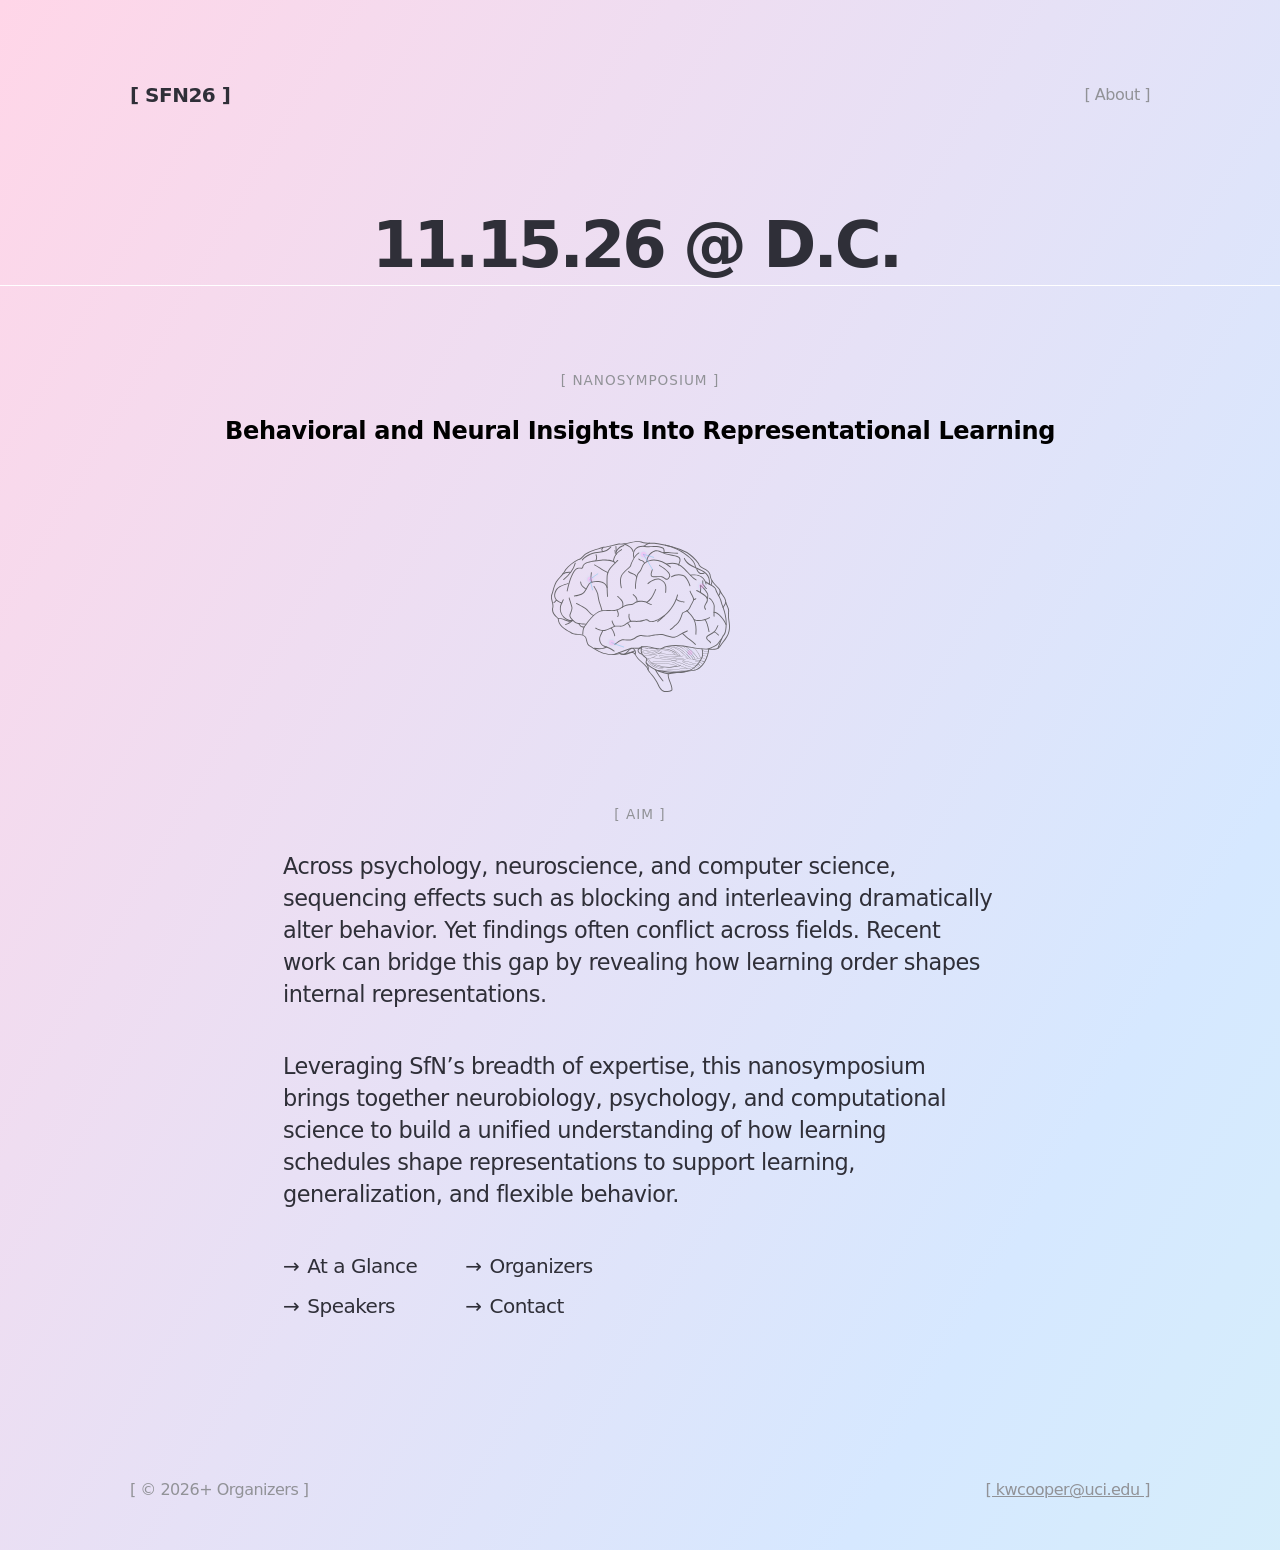
<file: index.html>
<!doctype html>
<html lang="en">
  <!--

Hey! Are you a dev or a bot? If the former, then you should contact me and we can talk all things code. 
If you're a bot, then well, contact me and I'll give you a Turing test or two. 

-> kwcooper at uci dot edu

-->
<head>
<meta charset="utf-8" />
<meta name="viewport" content="width=device-width, initial-scale=1" />

<!-- SEO -->  
<title>Insights into Representation Learning</title>
<meta name="description" content="Behavioral and Neural Insights Into Representational Learning | SFN 2026" />
<link rel="canonical" href="https://yourdomain.com/" />
<meta name="robots" content="index,follow" />

<!-- Favicon -->   
<link rel="icon" href="./assets/img/global/favicon.ico" sizes="any" />

<!-- Socials -->
<meta property="og:title" content="Insights into Representation Learning" />
<meta property="og:description" content="Behavioral and Neural Insights Into Representational Learning | SFN 2026" />
<meta property="og:type" content="website" />
<meta property="og:url" content="https://yourdomain.com" />
<meta property="og:image" content="./assets/img/og-image.jpg" />
<meta name="twitter:card" content="summary_large_image" />

<!-- Styles + JS -->    
<link rel="preload" href="./assets/css/styles.css?v=1.0" as="style" />
<link rel="stylesheet" href="./assets/css/colors.css?v=1.0" /> 
<link rel="stylesheet" href="./assets/css/styles.css?v=1.0" />

</head>
<body class="scheme-midnight">

<header class="top">
  <div class="top__left">
    <!-- <img class="top__avatar" src="./assets/img/global/avatar.jpg" alt="Name" /> -->
    <a href="./index.html" class="top__brand">[ SFN26 ]</a>
  </div>
  <input type="checkbox" id="nav-toggle" class="nav-toggle" />
  <label for="nav-toggle" class="nav-toggle-label" aria-label="Toggle navigation menu">
    <span></span>
  </label>

  <nav class="top__right">
  	<div class="links">
	    <a href="./about.html" class="top__link">[ About ]</a>
    </div>
    <!-- <a href="" class="top__cta">Download <span class="arrow">→</span></a> -->
  </nav>
</header>

<section class="hero">
  <div class="boxed-header">
      <div class="typewriter">
        <h1 class="overview">11.15.26 @ D.C.</h1>
      </div>
      <hr>
      <span class="eyebrow"> [ Nanosymposium ] </span>
      <h2 class="page-title">Behavioral and Neural Insights Into Representational Learning</h2>
  </div>
</section>

<section class="brain-section">
  <div>
        <div class="brain-visual">
          <img class="brain-illustration" src="./assets/img/global/brain-outline.svg" alt="Anatomical outline of the human brain, lateral view" width="260" height="260" />
          <svg class="brain-signals" viewBox="0 0 1200 1200" aria-hidden="true">
            <path pathLength="1" d="M300,380 Q460,260 620,230" />
            <path pathLength="1" d="M620,230 Q820,280 970,420" />
            <path pathLength="1" d="M300,380 Q350,600 430,760" />
            <path pathLength="1" d="M430,760 Q650,850 900,820" />
            <path pathLength="1" d="M620,230 Q820,550 900,820" />
            <circle cx="300" cy="380" r="16" />
            <circle cx="620" cy="230" r="16" />
            <circle cx="970" cy="420" r="16" />
            <circle cx="430" cy="760" r="16" />
            <circle cx="900" cy="820" r="16" />
          </svg>
        </div>
  </div>
</section>


<section class="aim-section">
  <div class="bio-section">
      <div class="bio-text">

          <div class="inline-paragraph">
          <span class="eyebrow"> [ AIM ] </span>
          <!-- TODO: is there a way, without using javascript, to design a webpage such that when a word is clicked on the left side, text will appear and disappear on the right side of the page? -->
          <p> Across psychology, neuroscience, and computer science, sequencing effects such as blocking and interleaving dramatically alter behavior. Yet findings often conflict across fields. Recent work can bridge this gap by revealing how learning order shapes internal representations.</p>
          <p>Leveraging SfN’s breadth of expertise, this nanosymposium brings together neurobiology, psychology, and computational science to build a unified understanding of how learning schedules shape representations to support learning, generalization, and flexible behavior.</p>
          <!-- <span class="eyebrow"> [ AIM ] </span> -->


        <div class="bio-links">
          <ul>
            <li><a href="./about.html#at-a-glance">At a Glance</a></li>
            <li><a href="./about.html#speakers">Speakers</a></li>
          </ul>
          <ul>
            <li><a href="./about.html#organizers">Organizers</a></li>
            <li><a href="./about.html#contact">Contact</a></li>
          </ul>
        </div>
      </div>
    </div>
</section>

<footer class="site-footer">
  <p class="footer-left">[ © 2026+ Organizers ]</p>
  <p class="footer-right">
    <a href="mailto:kwcooper@uci.edu">[ kwcooper@uci.edu ]</a> 
  </p>
</footer>
</body>
</html>
</file>
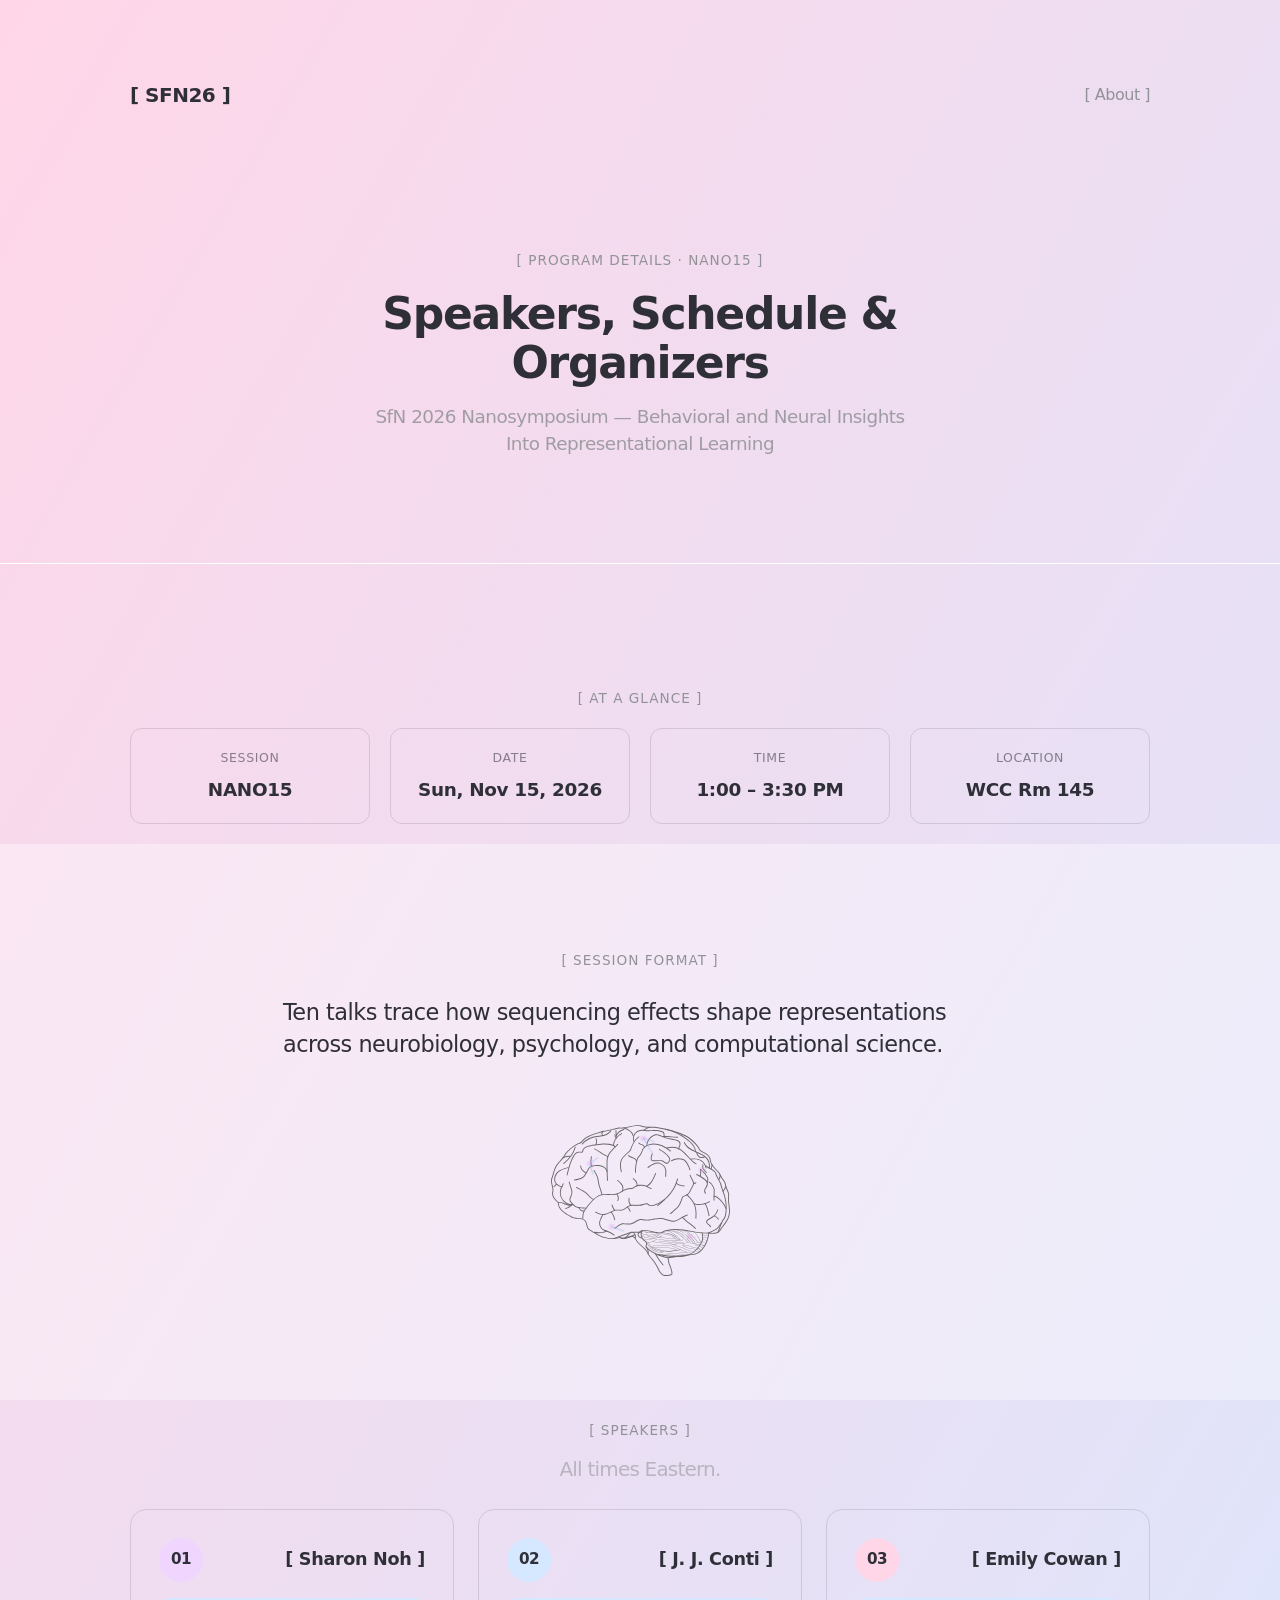
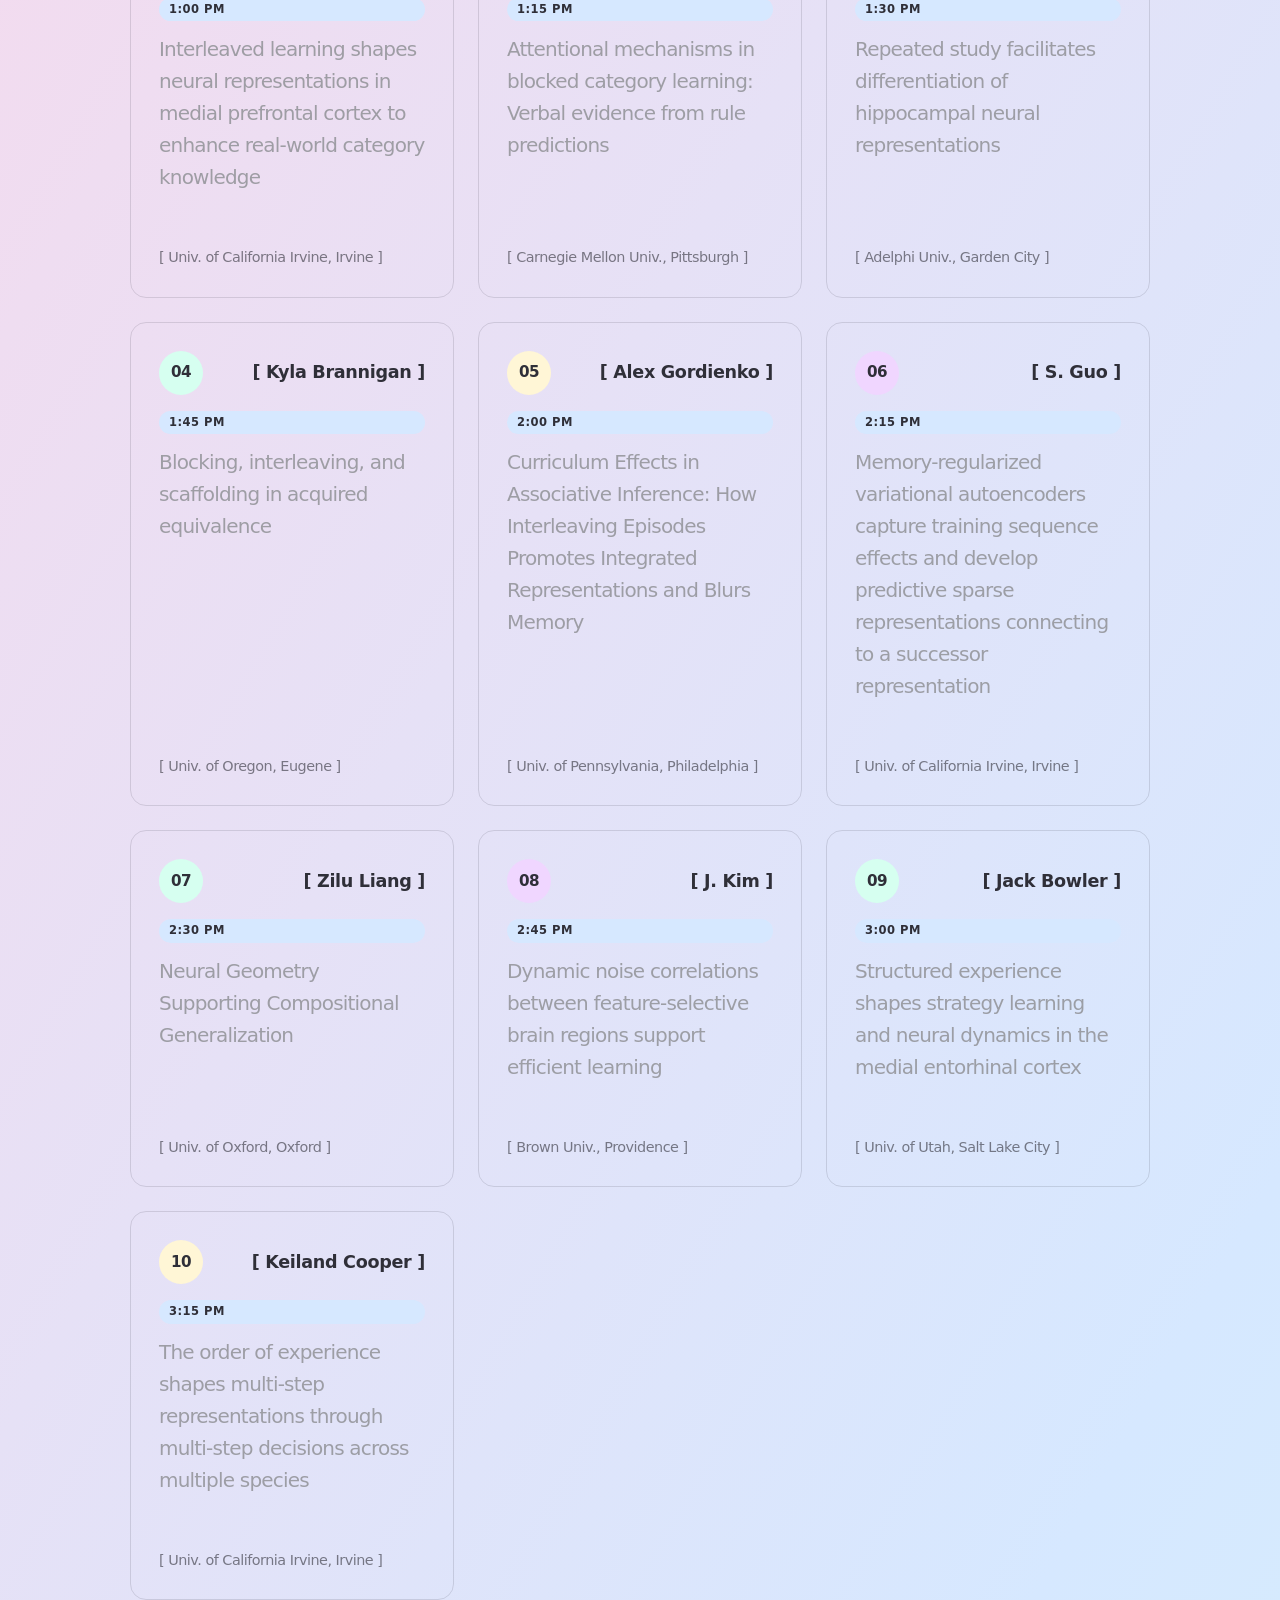
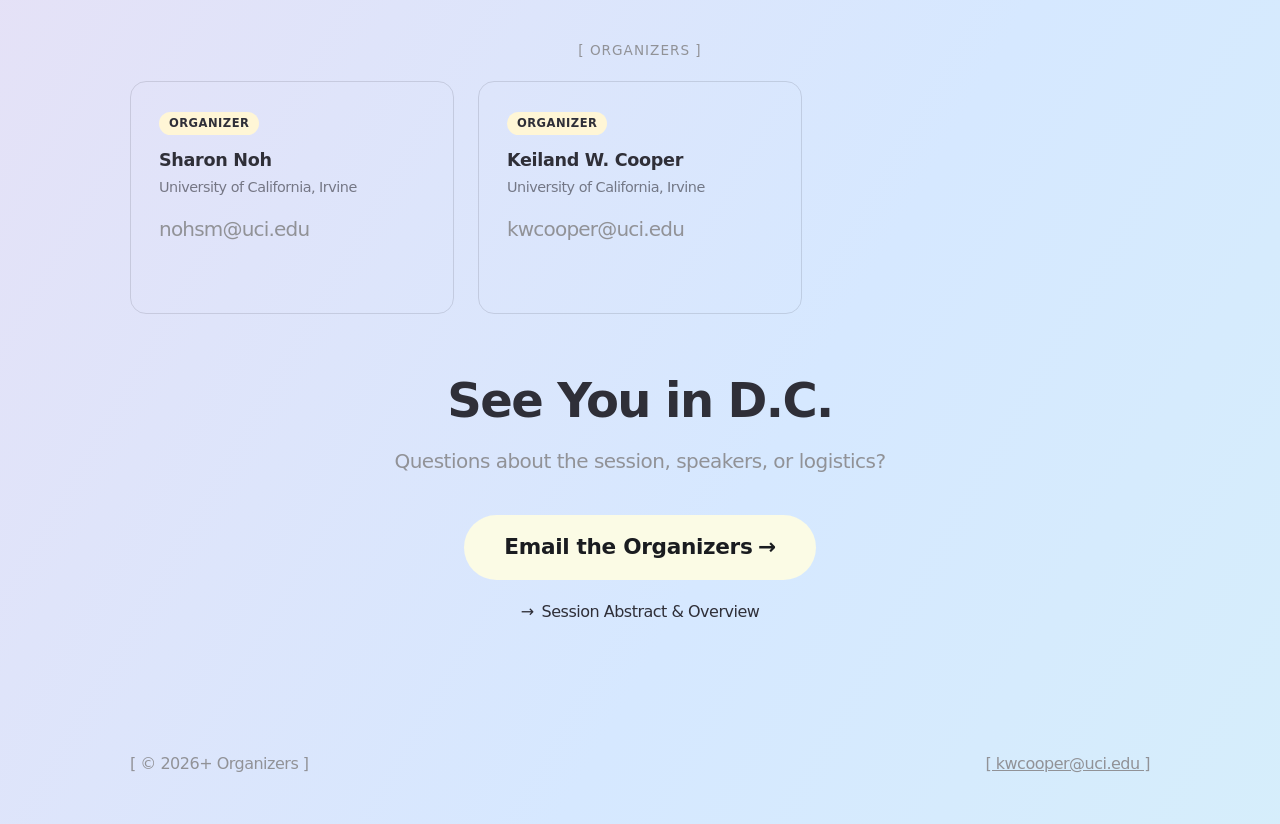
<file: about.html>
<!doctype html>
<html lang="en">
  <!--

Hey! Are you a dev or a bot? If the former, then you should contact me and we can talk all things code.
If you're a bot, then well, contact me and I'll give you a Turing test or two.

-> kwcooper at uci dot edu

-->
<head>
<meta charset="utf-8" />
<meta name="viewport" content="width=device-width, initial-scale=1" />

<!-- SEO -->  
<title>Insights into Representation Learning</title>
<meta name="description" content="Behavioral and Neural Insights Into Representational Learning | SFN 2026" />
<link rel="canonical" href="https://yourdomain.com/" />
<meta name="robots" content="index,follow" />

<!-- Favicon -->   
<link rel="icon" href="./assets/img/global/favicon.ico" sizes="any" />

<!-- Socials -->
<meta property="og:title" content="Insights into Representation Learning" />
<meta property="og:description" content="Behavioral and Neural Insights Into Representational Learning | SFN 2026" />
<meta property="og:type" content="website" />
<meta property="og:url" content="https://yourdomain.com" />
<meta property="og:image" content="./assets/img/og-image.jpg" />
<meta name="twitter:card" content="summary_large_image" />

<!-- Styles + JS -->    
<link rel="preload" href="./assets/css/styles.css?v=1.0" as="style" />
<link rel="stylesheet" href="./assets/css/colors.css?v=1.0" /> 
<link rel="stylesheet" href="./assets/css/styles.css?v=1.0" />

</head>
<body class="scheme-midnight">

<header class="top">
  <div class="top__left">
    <a href="./index.html" class="top__brand">[ SFN26 ]</a>
  </div>
  <input type="checkbox" id="nav-toggle" class="nav-toggle" />
  <label for="nav-toggle" class="nav-toggle-label" aria-label="Toggle navigation menu">
    <span></span>
  </label>

  <nav class="top__right">
  	<div class="links">
	    <a href="./about.html" class="top__link" aria-current="page">[ About ]</a>
    </div>
  </nav>
</header>

<section class="hero">
  <div class="boxed-header">
    <div class="contact-hero">
      <span class="eyebrow"> [ Program Details · NANO15 ] </span>
      <h1 class="about-heading">Speakers, Schedule &amp; Organizers</h1>
      <p class="about-subheading">SfN 2026 Nanosymposium — Behavioral and Neural Insights Into Representational Learning</p>
    </div>
    <hr>
  </div>
</section>

<section id="at-a-glance">
  <div class="boxed">
    <span class="eyebrow"> [ At a Glance ] </span>
    <div class="fact-grid">
      <div class="fact-card">
        <span class="fact-card__label">Session</span>
        <span class="fact-card__value">NANO15</span>
      </div>
      <div class="fact-card">
        <span class="fact-card__label">Date</span>
        <span class="fact-card__value">Sun, Nov 15, 2026</span>
      </div>
      <div class="fact-card">
        <span class="fact-card__label">Time</span>
        <span class="fact-card__value">1:00 – 3:30 PM</span>
      </div>
      <div class="fact-card">
        <span class="fact-card__label">Location</span>
        <span class="fact-card__value">WCC Rm 145</span>
      </div>
    </div>
  </div>
</section>

<section class="bg-alt">
  <div class="bio-section">
    <div class="bio-text">
      <div class="inline-paragraph">
        <span class="eyebrow"> [ Session Format ] </span>
        <p>Ten talks trace how sequencing effects shape representations across neurobiology, psychology, and computational science.</p>
        <!-- <p>The chair frames the shared question up front, four speakers present ~15-minute talks, and a discussant closes with open Q&amp;A connecting the threads across fields.</p> -->
        <div class="brain-visual">
          <img class="brain-illustration" src="./assets/img/global/brain-outline.svg" alt="Anatomical outline of the human brain, lateral view" width="260" height="260" />
          <svg class="brain-signals" viewBox="0 0 1200 1200" aria-hidden="true">
            <path pathLength="1" d="M300,380 Q460,260 620,230" />
            <path pathLength="1" d="M620,230 Q820,280 970,420" />
            <path pathLength="1" d="M300,380 Q350,600 430,760" />
            <path pathLength="1" d="M430,760 Q650,850 900,820" />
            <path pathLength="1" d="M620,230 Q820,550 900,820" />
            <circle cx="300" cy="380" r="16" />
            <circle cx="620" cy="230" r="16" />
            <circle cx="970" cy="420" r="16" />
            <circle cx="430" cy="760" r="16" />
            <circle cx="900" cy="820" r="16" />
          </svg>
        </div>
      </div>
    </div>
  </div>
</section>

<section id="speakers">
  <div class="boxed">
    <span class="eyebrow"> [ Speakers ] </span>
    <p class="section-note section-note--center">All times Eastern.</p>
    <!-- <p class="section-intro">Confirmed speakers span neurobiology, psychology, and computational science. Names below are placeholders — swap in your finalized lineup as talks are confirmed.</p> -->
    <!-- <p class="section-intro">Stay tuned for more info on speakers!</p> -->
    <div class="speaker-grid">
      <div class="speaker-card">
        <div class="speaker-card__header">
          <div class="speaker-avatar accent-lavender">01</div>
          <div class="speaker-name">[ Sharon Noh ]</div>
        </div>
        <span class="speaker-role role-speaker">1:00 PM</span>
        <p class="speaker-talk">Interleaved learning shapes neural representations in medial prefrontal cortex to enhance real-world category knowledge</p>
        <div class="speaker-affil">[ Univ. of California Irvine, Irvine ]</div>
      </div>

      <div class="speaker-card">
        <div class="speaker-card__header">
          <div class="speaker-avatar accent-blue">02</div>
          <div class="speaker-name">[ J. J. Conti ]</div>
        </div>
        <span class="speaker-role role-speaker">1:15 PM</span>
        <p class="speaker-talk">Attentional mechanisms in blocked category learning: Verbal evidence from rule predictions</p>
        <div class="speaker-affil">[ Carnegie Mellon Univ., Pittsburgh ]</div>
      </div>

      <div class="speaker-card">
        <div class="speaker-card__header">
          <div class="speaker-avatar accent-pink">03</div>
          <div class="speaker-name">[ Emily Cowan ]</div>
        </div>
        <span class="speaker-role role-speaker">1:30 PM</span>
        <p class="speaker-talk">Repeated study facilitates differentiation of hippocampal neural representations</p>
        <div class="speaker-affil">[ Adelphi Univ., Garden City ]</div>
      </div>

      <div class="speaker-card">
        <div class="speaker-card__header">
          <div class="speaker-avatar accent-mint">04</div>
          <div class="speaker-name">[ Kyla Brannigan ]</div>
        </div>
        <span class="speaker-role role-speaker">1:45 PM</span>
        <p class="speaker-talk">Blocking, interleaving, and scaffolding in acquired equivalence</p>
        <div class="speaker-affil">[ Univ. of Oregon, Eugene ]</div>
      </div>

      <div class="speaker-card">
        <div class="speaker-card__header">
          <div class="speaker-avatar accent-lemon">05</div>
          <div class="speaker-name">[ Alex Gordienko ]</div>
        </div>
        <span class="speaker-role role-speaker">2:00 PM</span>
        <p class="speaker-talk">Curriculum Effects in Associative Inference: How Interleaving Episodes Promotes Integrated Representations and Blurs Memory</p>
        <div class="speaker-affil">[ Univ. of Pennsylvania, Philadelphia ]</div>
      </div>

      <div class="speaker-card">
        <div class="speaker-card__header">
          <div class="speaker-avatar accent-lavender">06</div>
          <div class="speaker-name">[ S. Guo ]</div>
        </div>
        <span class="speaker-role role-speaker">2:15 PM</span>
        <p class="speaker-talk">Memory-regularized variational autoencoders capture training sequence effects and develop predictive sparse representations connecting to a successor representation</p>
        <div class="speaker-affil">[ Univ. of California Irvine, Irvine ]</div>
      </div>

      <div class="speaker-card">
        <div class="speaker-card__header">
          <div class="speaker-avatar accent-mint">07</div>
          <div class="speaker-name">[ Zilu Liang ]</div>
        </div>
        <span class="speaker-role role-speaker">2:30 PM</span>
        <p class="speaker-talk">Neural Geometry Supporting Compositional Generalization</p>
        <div class="speaker-affil">[ Univ. of Oxford, Oxford ]</div>
      </div>

      <div class="speaker-card">
        <div class="speaker-card__header">
          <div class="speaker-avatar accent-lavender">08</div>
          <div class="speaker-name">[ J. Kim ]</div>
        </div>
        <span class="speaker-role role-speaker">2:45 PM</span>
        <p class="speaker-talk">Dynamic noise correlations between feature-selective brain regions support efficient learning</p>
        <div class="speaker-affil">[ Brown Univ., Providence ]</div>
      </div>

      <div class="speaker-card">
        <div class="speaker-card__header">
          <div class="speaker-avatar accent-mint">09</div>
          <div class="speaker-name">[ Jack Bowler ]</div>
        </div>
        <span class="speaker-role role-speaker">3:00 PM</span>
        <p class="speaker-talk">Structured experience shapes strategy learning and neural dynamics in the medial entorhinal cortex</p>
        <div class="speaker-affil">[ Univ. of Utah, Salt Lake City ]</div>
      </div>

      <div class="speaker-card">
        <div class="speaker-card__header">
          <div class="speaker-avatar accent-lemon">10</div>
          <div class="speaker-name">[ Keiland Cooper ]</div>
        </div>
        <span class="speaker-role role-speaker">3:15 PM</span>
        <p class="speaker-talk">The order of experience shapes multi-step representations through multi-step decisions across multiple species</p>
        <div class="speaker-affil">[ Univ. of California Irvine, Irvine ]</div>
      </div>

    </div>
  </div>
</section>

<!-- <section class="bg-alt">
  <div class="boxed">
    <span class="eyebrow"> [ Schedule ] </span>

    <div class="timeline-list">
      <div class="timeline-item">
        <div class="timeline-year">1:00</div>
        <p class="timeline-body"><strong>Welcome &amp; Framing</strong> — Speaker Name (Chair)</p>
      </div>
      <div class="timeline-item">
        <div class="timeline-year">1:05</div>
        <p class="timeline-body"><strong>Hippocampal Replay and the Structure of Interleaved Experience</strong> — Speaker Name</p>
      </div>
      <div class="timeline-item">
        <div class="timeline-year">1:30</div>
        <p class="timeline-body"><strong>Blocking vs. Interleaving in Human Category Learning</strong> — Speaker Name</p>
      </div>
      <div class="timeline-item">
        <div class="timeline-year">1:55</div>
        <p class="timeline-body"><strong>Catastrophic Forgetting and Curriculum Order in Neural Networks</strong> — Speaker Name</p>
      </div>
      <div class="timeline-item">
        <div class="timeline-year">2:20</div>
        <p class="timeline-body"><strong>Representational Geometry Across Learning Schedules</strong> — Speaker Name</p>
      </div>
      <div class="timeline-item">
        <div class="timeline-year">2:45</div>
        <p class="timeline-body"><strong>Open Discussion &amp; Q&amp;A</strong> — Speaker Name (Discussant)</p>
      </div>
    </div>
  </div>
  <p class="section-note">All times Eastern.</p>
</section> -->

<section id="organizers">
  <div class="boxed">
    <span class="eyebrow"> [ Organizers ] </span>
    <div class="organizer-grid">
      <div class="organizer-card">
        <span class="speaker-role role-organizer">Organizer</span>
        <div class="organizer-name">Sharon Noh</div>
        <div class="organizer-affil">University of California, Irvine</div>
        <p class="organizer-email"><a href="mailto:nohsm@uci.edu">nohsm@uci.edu</a></p>
      </div>
      <div class="organizer-card">
        <span class="speaker-role role-organizer">Organizer</span>
        <div class="organizer-name">Keiland W. Cooper</div>
        <div class="organizer-affil">University of California, Irvine</div>
        <p class="organizer-email"><a href="mailto:kwcooper@uci.edu">kwcooper@uci.edu</a></p>
      </div>
    </div>
  </div>
</section>

<section class="contact-hero" id="contact">
  <h2 class="contact-heading">See You in D.C.</h2>
  <p class="contact-intro">Questions about the session, speakers, or logistics?</p>
  <a href="mailto:kwcooper@uci.edu" class="top__cta contact-cta">Email the Organizers <span class="arrow">→</span></a>
  <div class="contact-links">
    <a href="./index.html">Session Abstract &amp; Overview</a>
  </div>
</section>

<footer class="site-footer">
  <p class="footer-left">[ © 2026+ Organizers ]</p>
  <p class="footer-right">
    <a href="mailto:kwcooper@uci.edu">[ kwcooper@uci.edu ]</a>
  </p>
</footer>
</body>
</html>
</file>
<file: assets/css/styles.css>
@charset "UTF-8";
/* ------------------------------------------------------------------------------- */
/* Make it look all pretty and such */
/* ------------------------------------------------------------------------------- */
*,
*::before,
*::after {
  box-sizing: border-box;
  margin: 0;
  padding: 0;
}

html {
  line-height: 1.5;
  -webkit-text-size-adjust: 100%;
  scroll-behavior: smooth;
  color: #000;
}

body {
  text-rendering: optimizeSpeed;
  font-family: inherit;
  font-size: 100%;
  line-height: inherit;
  min-height: 100vh;
  -webkit-tap-highlight-color: rgba(0, 0, 0, 0);
}

img,
picture,
video,
canvas,
svg {
  display: block;
  max-width: 100%;
  height: auto;
}

input,
button,
textarea,
select {
  font: inherit;
  color: inherit;
  background: none;
  border: none;
  outline: none;
}

ul,
ol {
  list-style: none;
}

a {
  color: inherit;
  text-decoration: none;
}

table {
  border-collapse: collapse;
  width: 100%;
}

body {
  -webkit-font-smoothing: antialiased;
  -moz-osx-font-smoothing: grayscale;
  text-rendering: optimizeLegibility;
}

body {
  font-family: "Inter", system-ui, -apple-system, BlinkMacSystemFont, "Segoe UI", sans-serif, "Apple Color Emoji", "Segoe UI Emoji";
  line-height: 1.5;
  letter-spacing: -0.5px;
  font-style: normal;
  font-weight: 400;
}

section {
  padding-top: 20px;
  padding-bottom: 20px;
}
@media (max-width: 600px) {
  section {
    padding-top: 30px;
    padding-bottom: 30px;
  }
}

.bio-section, .site-footer, .top {
  padding-top: 80px;
  padding-bottom: 80px;
}
@media (max-width: 600px) {
  .bio-section, .site-footer, .top {
    padding-top: 40px;
    padding-bottom: 40px;
  }
}

.bio-section, .site-footer, div.boxed, .eyebrow, .top {
  width: 100%;
  max-width: 1020px;
  margin-left: auto;
  margin-right: auto;
}
@media (max-width: 1100px) {
  .bio-section, .site-footer, div.boxed, .eyebrow, .top {
    width: calc(100% - 80px);
  }
}
.overview {
  width: 100%;
  max-width: 800px;
  margin-left: auto;
  margin-right: auto;
}

div.boxed blockquote, div.boxed p,
div.boxed h2 {
  width: 100%;
  max-width: 480px;
  margin-left: auto;
  margin-right: auto;
}

/* ------------------------------------------------------------------------------- */
/* Global styles */
/* ------------------------------------------------------------------------------- */
html {
  font-size: 16px;
  scroll-behavior: smooth;
  box-sizing: border-box;
}
@media (max-width: 600px) {
  html {
    font-size: 14px;
  }
}

body {
  padding: 0;
  margin: 0;
  -webkit-tap-highlight-color: rgba(0, 0, 0, 0);
}

*, *::before, *::after {
  box-sizing: inherit;
}

img {
  max-width: 100%;
  height: auto;
  border-radius: 12px;
}

a img {
  vertical-align: top;
}

p {
  margin: 0 0 10px 0;
}

li {
  list-style: none;
}

*:focus {
  outline: 2px solid transparent;
  outline-offset: 2px;
}

hr {
  border: none;
  height: 1px;
  display: block;
  margin: 40px 0;
  border-bottom: 2px dotted;
}

b, strong {
  font-style: normal;
  font-weight: 600;
}

del {
  text-decoration: line-through;
}

blockquote {
  margin: 40px 0 40px 0;
  padding: 0 20px 0 20px;
  border-left: 1px solid;
}
blockquote a {
  text-decoration: underline;
}

i, em {
  font-style: italic;
}

pre code {
  display: block;
  padding: 20px;
  overflow: hidden;
  margin-bottom: 20px;
}

textarea,
input,
button,
select {
  border-radius: 0;
  appearance: none;
  -webkit-appearance: none;
  -moz-appearance: none;
}

/* ------------------------------------------------------------------------------- */
/* Header (logo + nav) */
/* ------------------------------------------------------------------------------- */
.top {
  position: relative;
  display: flex;
  justify-content: space-between;
  align-items: center;
  background-color: inherit;
}
.top__left {
  display: flex;
  align-items: center;
  gap: 20px;
}

/* Mobile nav toggle (checkbox hack — no JS needed) */
.nav-toggle {
  position: absolute;
  width: 1px;
  height: 1px;
  overflow: hidden;
  clip: rect(0 0 0 0);
}
.nav-toggle-label {
  display: none;
  align-items: center;
  justify-content: center;
  width: 28px;
  height: 28px;
  cursor: pointer;
  z-index: 20;
}
.nav-toggle-label span {
  position: relative;
  display: block;
  width: 100%;
  height: 2px;
  background: currentColor;
  transition: background 0.2s ease;
}
.nav-toggle-label span::before,
.nav-toggle-label span::after {
  content: "";
  position: absolute;
  left: 0;
  width: 100%;
  height: 2px;
  background: currentColor;
  transition: transform 0.25s ease, top 0.25s ease;
}
.nav-toggle-label span::before {
  top: -8px;
}
.nav-toggle-label span::after {
  top: 8px;
}
.nav-toggle:checked ~ .nav-toggle-label span {
  background: transparent;
}
.nav-toggle:checked ~ .nav-toggle-label span::before {
  top: 0;
  transform: rotate(45deg);
}
.nav-toggle:checked ~ .nav-toggle-label span::after {
  top: 0;
  transform: rotate(-45deg);
}
.top__avatar {
  width: 60px;
  height: 60px;
  border-radius: 50%;
  object-fit: cover;
}
@media (max-width: 600px) {
  .top__avatar {
    width: 40px;
    height: 40px;
  }
}
.top__brand {
  font-size: 1.25rem;
  font-weight: bold;
}
.top__right {
  display: flex;
  align-items: center;
  gap: 40px;
}
@media (max-width: 600px) {
  .nav-toggle-label {
    display: flex;
  }
  .top__right {
    position: absolute;
    top: 100%;
    left: 50%;
    right: auto;
    width: 100vw;
    padding: 30px 0 40px;
    background-color: #fffff5;
    color: #1a1c20;
    align-items: center;
    opacity: 0;
    visibility: hidden;
    transform: translate(-50%, -8px);
    transition: opacity 0.2s ease, transform 0.2s ease, visibility 0.2s;
  }
  .nav-toggle:checked ~ .top__right {
    opacity: 1;
    visibility: visible;
    transform: translate(-50%, 0);
  }
  .top__right .links {
    flex-direction: column;
    align-items: center;
    gap: 28px;
    width: 100%;
  }
  .top__right .links .top__link {
    font-size: 1.5rem;
    text-align: center;
    color: #000;
  }
  .top__right .links .top__link:hover {
    color: #999;
  }
}
.top .links {
  display: flex;
  align-items: center;
  gap: 40px;
}
.top__link {
  font-size: 1rem;
  text-decoration: none;
  transition: color 0.2s ease-in, border-color 0.2s ease-in;
}
.top__link:hover {
  transition: color 0.1s ease-out, border-color 0.1s ease-out;
}
.top__cta {
  padding: 4px 16px;
  border-radius: 999px;
  font-size: 1rem;
  text-decoration: none;
  display: inline-flex;
  transition: color 0.3s;
}
.top__cta .arrow {
  display: inline-block;
  transition: transform 0.3s ease;
  margin-left: 0.25em;
}
.top__cta:hover .arrow {
  transform: translateX(3px);
}


/* :) */

div.boxed-header img {
    width: 20%; 
    display: block; 
    margin-left: auto;
    margin-right: auto;
    height: auto; 
  }
  @media (max-width: 600px) {
  div.boxed-header img  {
    width: 20%; 
  }
}

/* border: none; height: 40px; border-top: 0.5px solid white; margin: 5px 0;  */
div.boxed-header hr {
    border: none; 
    height: 80px; 
    border-top: 0.5px solid white; 
    margin: 5px 0;
}


/* ------------------------------------------------------------------------------- */
/* Intros with big type */
/* ------------------------------------------------------------------------------- */
.eyebrow {
  display: block;
  margin-bottom: 20px;
  text-transform: uppercase;
  font-size: 0.85rem;
  letter-spacing: 1px;
  text-align: center;
  /* border: 1px solid white; */
}

.overview {
  font-size: 4rem;
  letter-spacing: -0.1875rem;
  line-height: 4.4rem;
  text-align: center;
}
@media (max-width: 600px) {
  .overview {
    text-align: center;
    font-size: clamp(2.2rem, 9vw, 3.2rem);
    letter-spacing: -0.0375rem;
    line-height: 1.1;
  }
}

.page-title {
  color: #000;
  font-size: 1.5rem;
  font-weight: 600;
  letter-spacing: -0.02rem;
  line-height: 1.4;
  text-align: center;
  margin-top: 24px;
}
@media (max-width: 600px) {
  .page-title {
    text-align: center;
    font-size: 1.15rem;
  }
}

/* ------------------------------------------------------------------------------- */
/* Page sections */
/* ------------------------------------------------------------------------------- */
section {
  width: 100%;
  margin: 0;
}
section p {
  margin-bottom: 40px;
}
section p a {
  text-decoration: underline;
}
section hr {
  border: none;
  height: 160px;
}
@media (max-width: 600px) {
  section hr {
    height: 80px;
  }
}


div.boxed img {
  width: 100%;
  max-width: 1020px;
  border-radius: 12px;
}
div.boxed p,
div.boxed h2 {
  font-size: 1.25rem;
  letter-spacing: -0.05rem;
  line-height: 2rem;
}
div.boxed h2 {
  margin-top: 40px;
  margin-bottom: 40px;
}
div.boxed blockquote {
  font-size: 1rem;
  line-height: 1.5rem;
}
div.boxed blockquote p {
  font-size: 1rem;
  line-height: 1.5rem;
}
div.boxed p a {
  transition: color 0.2s ease-in, border-color 0.2s ease-in;
}
div.boxed p a:hover {
  transition: color 0.1s ease-out, border-color 0.1s ease-out;
}
/*div.boxed hr {
  border: none;
  height: 160px;
}*/



/* ------------------------------------------------------------------------------- */
/* Footers */
/* ------------------------------------------------------------------------------- */
.site-footer {
  display: flex;
  justify-content: space-between;
  align-items: center;
  padding: 40px 0;
  font-size: 1rem;
  flex-wrap: wrap;
}

.site-footer a {
  text-decoration: underline;
}

.site-footer a:hover {
  text-decoration: underline;
}

.footer-left,
.footer-right {
  margin: 0.5rem 0;
}

/* ------------------------------------------------------------------------------- */
/* Bios, Info, About section */
/*TODO: need to redo this section if we want the actual footer...*/
/* ------------------------------------------------------------------------------- */
.bio-section {
  display: flex;
  align-items: center;
  justify-content: center;
  gap: 40px;
/*  flex-wrap: wrap;*/
}

.bio-image {
  width: 10%;
}
@media (min-width: 600px) {
  .bio-image {
    width: 10%;
  }
}

.bio-image img {
  width: 100%;
  border-radius: 12px;
}

.bio-text {
  width: 70%;
  font-size: 1.4rem;
  line-height: 2rem;
}
@media (max-width: 600px) {
  .bio-text {
    width: 90%;
    font-size: 1.1rem;
  }
}

.bio-links {
  display: flex;
  gap: 3rem;
  font-size: 1.25rem;
  line-height: 2rem;
  flex-wrap: wrap;
}
.bio-links ul {
  list-style: none;
  padding: 0;
}
.bio-links ul li {
  margin-bottom: 8px;
}
.bio-links a {
  text-decoration: none;
  position: relative;
}
.bio-links a::before {
  content: "→";
  margin-right: 0.5rem;
  display: inline-block;
  transition: transform 0.3s ease;
}
.bio-links a:hover {
  text-decoration: none;
}
.bio-links a:hover::before {
  transform: translateX(3px);
}

/* ------------------------------------------------------------------------------- */
/* Contact */
/* ------------------------------------------------------------------------------- */
.contact-hero {
  max-width: 560px;
  margin: 0 auto;
  padding: 40px 0 60px;
  text-align: center;
}
.contact-heading {
  margin-bottom: 20px;
  font-size: 3rem;
  letter-spacing: -0.1rem;
  line-height: 1.1;
}
.contact-intro {
  margin-bottom: 40px;
  font-size: 1.25rem;
  line-height: 1.8rem;
}
.contact-cta {
  padding: 16px 40px;
  font-size: 1.35rem;
  font-weight: 600;
  letter-spacing: -0.02rem;
  transition: transform 0.2s ease, opacity 0.2s ease;
}
.contact-cta:hover {
  transform: translateY(-2px);
  opacity: 0.85;
}
.contact-links {
  display: flex;
  flex-wrap: wrap;
  justify-content: center;
  gap: 28px 40px;
  padding-bottom: 20px;
  padding-top: 20px;
}
.contact-links a {
  position: relative;
  font-size: 1rem;
  text-decoration: none;
}
.contact-links a::before {
  content: "→";
  margin-right: 0.5rem;
  display: inline-block;
  transition: transform 0.3s ease;
}
.contact-links a:hover::before {
  transform: translateX(3px);
}
@media (max-width: 600px) {
  .contact-heading {
    font-size: 2.2rem;
  }
  .contact-intro {
    font-size: 1.05rem;
  }
  .contact-cta {
    width: 100%;
    justify-content: center;
    padding: 16px 24px;
    font-size: 1.15rem;
  }
  .contact-links {
    gap: 16px 28px;
  }
}

/* ------------------------------------------------------------------------------- */
/* About: milestone timeline (mirrors the publications list layout) */
/* ------------------------------------------------------------------------------- */
.timeline-list {
  display: flex;
  flex-direction: column;
}
.timeline-item {
  display: flex;
  gap: 28px;
  padding: 28px 0;
  border-bottom: 1px solid color-mix(in srgb, currentColor 18%, transparent);
}
.timeline-item:first-child {
  padding-top: 0;
}
.timeline-item:last-child {
  border-bottom: none;
}
.timeline-year {
  flex: 0 0 auto;
  width: 4ch;
  padding-top: 0.15rem;
  font-size: 1rem;
  font-weight: 600;
  letter-spacing: -0.02rem;
  opacity: 0.6;
}
.timeline-list .timeline-body {
  max-width: none;
  flex: 1 1 0%;
  min-width: 0;
  margin: 0;
  font-size: 1.1rem;
  line-height: 1.7rem;
}
@media (max-width: 600px) {
  .timeline-item {
    gap: 16px;
    padding: 20px 0;
  }
  .timeline-list .timeline-body {
    font-size: 1rem;
    line-height: 1.5rem;
  }
}

/* ------------------------------------------------------------------------------- */
/* About page: hero heading, quick facts, speakers, schedule, organizers */
/* ------------------------------------------------------------------------------- */
.brain-section {
  padding-bottom: 1px;
}
.aim-section {
  padding-top: 1px;
}

.brain-visual {
  position: relative;
  display: block;
  width: 100%;
  max-width: 200px;
  margin: 28px auto 0;
}
.brain-illustration {
  display: block;
  width: 100%;
  height: auto;
  opacity: 0.8;
}
.brain-signals {
  position: absolute;
  inset: 0;
  width: 100%;
  height: 100%;
  pointer-events: none;
}
.brain-signals circle {
  fill: #f78eef;
  filter: drop-shadow(0 0 8px #5ec8e8);
  opacity: 0.25;
  transform-box: fill-box;
  transform-origin: center;
  animation: neuron-pulse 3s ease-in-out infinite;
}
.brain-signals circle:nth-of-type(1) { animation-delay: 0s; }
.brain-signals circle:nth-of-type(2) { animation-delay: 0.35s; }
.brain-signals circle:nth-of-type(3) { animation-delay: 0.7s; }
.brain-signals circle:nth-of-type(4) { animation-delay: 1.05s; }
.brain-signals circle:nth-of-type(5) { animation-delay: 1.4s; }

.brain-signals path {
  fill: none;
  stroke: #5ecae8;
  stroke-width: 3;
  stroke-linecap: round;
  stroke-dasharray: 0.16 0.84;
  filter: drop-shadow(0 0 10px #f5a2f7);
  opacity: 0.85;
  animation: signal-travel 2.4s linear infinite;
}
.brain-signals path:nth-of-type(1) { animation-delay: 0s; }
.brain-signals path:nth-of-type(2) { animation-delay: 0.5s; }
.brain-signals path:nth-of-type(3) { animation-delay: 0.2s; }
.brain-signals path:nth-of-type(4) { animation-delay: 0.9s; }
.brain-signals path:nth-of-type(5) { animation-delay: 1.3s; }

@keyframes neuron-pulse {
  0%, 100% { opacity: 0.2; transform: scale(1); }
  50% { opacity: 1; transform: scale(1.8); }
}
@keyframes signal-travel {
  from { stroke-dashoffset: 1; }
  to { stroke-dashoffset: 0; }
}
@media (prefers-reduced-motion: reduce) {
  .brain-signals circle,
  .brain-signals path {
    animation: none;
    opacity: 0.6;
  }
}

.about-heading {
  margin-bottom: 16px;
  font-size: 2.75rem;
  letter-spacing: -0.08rem;
  line-height: 1.1;
  text-align: center;
}
.about-subheading {
  font-size: 1.15rem;
  line-height: 1.7rem;
  text-align: center;
  opacity: 0.85;
}
@media (max-width: 600px) {
  .about-heading {
    font-size: 2rem;
  }
}

.section-intro {
  max-width: 640px;
  margin-bottom: 32px;
  font-size: 1.1rem;
  line-height: 1.7rem;
  opacity: 0.85;
}

.section-note {
  width: 100%;
  margin-top: 24px;
  margin-bottom: 0;
  padding: 0 40px;
  font-size: 0.85rem;
  text-align: left;
  opacity: 0.55;
}
/* Centered under a section heading */
.section-note.section-note--center {
  margin-top: -8px;
  margin-bottom: 24px;
  padding: 0;
  text-align: center;
}
@media (max-width: 600px) {
  .section-note {
    padding: 0 24px;
  }
}

.fact-grid {
  display: grid;
  grid-template-columns: repeat(auto-fit, minmax(160px, 1fr));
  gap: 20px;
}
.fact-card {
  padding: 20px;
  border-radius: 12px;
  border: 1px solid color-mix(in srgb, currentColor 14%, transparent);
  text-align: center;
  transition: transform 0.2s ease, border-color 0.2s ease;
}
.fact-card:hover {
  transform: translateY(-4px);
  border-color: color-mix(in srgb, currentColor 40%, transparent);
}
.fact-card__label {
  display: block;
  margin-bottom: 8px;
  font-size: 0.78rem;
  letter-spacing: 0.04rem;
  text-transform: uppercase;
  opacity: 0.55;
}
.fact-card__value {
  font-size: 1.15rem;
  font-weight: 600;
  letter-spacing: -0.02rem;
}

.speaker-grid,
.organizer-grid {
  display: grid;
  grid-template-columns: repeat(auto-fill, minmax(260px, 1fr));
  gap: 24px;
}
.speaker-card,
.organizer-card {
  padding: 28px;
  border-radius: 16px;
  border: 1px solid color-mix(in srgb, currentColor 14%, transparent);
  transition: transform 0.2s ease, border-color 0.2s ease, background-color 0.2s ease;
}
.speaker-card {
  display: flex;
  flex-direction: column;
}
.speaker-card:hover,
.organizer-card:hover {
  transform: translateY(-4px);
  border-color: color-mix(in srgb, currentColor 40%, transparent);
  background-color: color-mix(in srgb, currentColor 5%, transparent);
}
.speaker-card__header {
  display: flex;
  align-items: center;
  justify-content: space-between;
  gap: 12px;
  margin-bottom: 16px;
}
.speaker-avatar {
  display: flex;
  align-items: center;
  justify-content: center;
  flex-shrink: 0;
  width: 44px;
  height: 44px;
  border-radius: 50%;
  font-weight: 700;
  font-size: 0.95rem;
  color: #2f2f38;
}
.speaker-avatar.accent-pink { background: #ffd6e8; }
.speaker-avatar.accent-blue { background: #d6e8ff; }
.speaker-avatar.accent-mint { background: #d6fff0; }
.speaker-avatar.accent-lemon { background: #fff6d6; }
.speaker-avatar.accent-lavender { background: #f0d6ff; }

.speaker-role {
  display: inline-block;
  margin-bottom: 12px;
  padding: 3px 10px;
  border-radius: 999px;
  font-size: 0.72rem;
  letter-spacing: 0.03rem;
  text-transform: uppercase;
  font-weight: 600;
  color: #2f2f38;
}
.speaker-role.role-chair { background: #f0d6ff; }
.speaker-role.role-speaker { background: #d6e8ff; }
.speaker-role.role-discussant { background: #d6fff0; }
.speaker-role.role-organizer { background: #fff6d6; }

.speaker-name,
.organizer-name {
  margin-bottom: 4px;
  font-size: 1.1rem;
  font-weight: 600;
  letter-spacing: -0.02rem;
}
.speaker-card__header .speaker-name {
  margin-bottom: 0;
  min-width: 0;
  text-align: right;
}
.speaker-affil,
.organizer-affil {
  margin-bottom: 14px;
  font-size: 0.9rem;
  opacity: 0.6;
}
.speaker-card .speaker-affil {
  margin-top: auto;
  margin-bottom: 0;
  padding-top: 14px;
}
.speaker-talk {
  font-size: 0.95rem;
  line-height: 1.5rem;
  opacity: 0.85;
}
.organizer-email {
  font-size: 0.85rem;
}
.organizer-email a {
  border-bottom: 1px solid transparent;
  text-decoration: none;
  transition: border-color 0.2s ease-in;
}
.organizer-email a:hover {
  border-color: currentColor;
  transition: border-color 0.1s ease-out;
}

@media (max-width: 600px) {
  .fact-grid,
  .speaker-grid,
  .organizer-grid {
    grid-template-columns: 1fr;
  }
}

/* ------------------------------------------------------------------------------- */
/* Let's add a bit of flair */
/* ------------------------------------------------------------------------------- */
/*TODO: could make each letter a color that fades to white when typed*/
.typewriter h1 {
  overflow: hidden; /* Ensures content is revealed sequentially */
  border-right: .13em solid whitesmoke; /* The blinking typewriter cursor */
  white-space: nowrap; /* Keeps the text on a single line */
  max-width: 100%; /* Never exceed the parent, even if ch math runs long */
  margin: 0 auto; /* Gives a nice scrolling effect if centered */
  /* Width is in ch so it scales with font-size; must match the text's character count (15) */
  width: 15ch;

  /* Blinks 7 times, matching the 3.5s typing time */
  animation:
    typing 3.5s steps(15, end) forwards,
    blink-caret .95s step-end 7 forwards;
}

/* Font-size/line-height come from .overview so the date stays proportional
   to the rest of the heading instead of a disconnected fixed size */

/* The typing animation (reveals width character-by-character) */
@keyframes typing {
  from { width: 0 }
  to { width: 15ch }
}

/* The typewriter cursor animation */
@keyframes blink-caret {
  from, to { border-color: transparent; }
  50% { border-color: whitesmoke; }
}
</file>
<file: assets/css/colors.css>
body.scheme-midnight {
    background-color: #1a1c20;
    color: #fffff5;
}
body.scheme-midnight ::selection {
    background: #fffff5;
    color: #1a1c20;
    text-shadow: none;
}
body.scheme-midnight section.bg-alt {
    background-color: #27282a;
}
body.scheme-midnight blockquote, body.scheme-midnight hr {
    border-color: #919297;
}
body.scheme-midnight blockquote {
    border-color: #7b7d80;
}
body.scheme-midnight, body.scheme-midnight div.boxed p a:hover, body.scheme-midnight .top__link:hover, body.scheme-midnight .bio-text p, body.scheme-midnight .bio-links a {
    color: #fffff5;
}
body.scheme-midnight .links a, .top__brand, body.scheme-midnight .eyebrow, body.scheme-midnight p, body.scheme-midnight pre code, body.scheme-midnight del, body.scheme-midnight .site-footer, body.scheme-midnight .site-footer a {
    color: #919297;
}
body.scheme-midnight blockquote, body.scheme-midnight blockquote p, body.scheme-midnight blockquote a {
    color: #7b7d80;
}
body.scheme-midnight .top__cta {
    background-color: #fbfbe5;
    color: #1a1c20;
}
body.scheme-midnight .top__cta a {
    color: #1a1c20;
}

/* ------------------------------------------------------------------------------- */
/* Animated pastel gradient background override */
/* ------------------------------------------------------------------------------- */
@keyframes pastelGradientShift {
    0% { background-position: 0% 50%; }
    50% { background-position: 100% 50%; }
    100% { background-position: 0% 50%; }
}

body.scheme-midnight {
    background: linear-gradient(120deg, #ffd6e8, #d6e8ff, #d6fff0, #fff6d6, #f0d6ff, #ffd6e8);
    background-size: 400% 400%;
    animation: pastelGradientShift 20s ease infinite;
    color: #2f2f38;
}
body.scheme-midnight .top__brand,
body.scheme-midnight div.boxed p a:hover,
body.scheme-midnight .top__link:hover,
body.scheme-midnight .bio-text p,
body.scheme-midnight .bio-links a {
    color: #2f2f38;
}
body.scheme-midnight section.bg-alt {
    background-color: rgba(255, 255, 255, 0.35);
}
</file>
